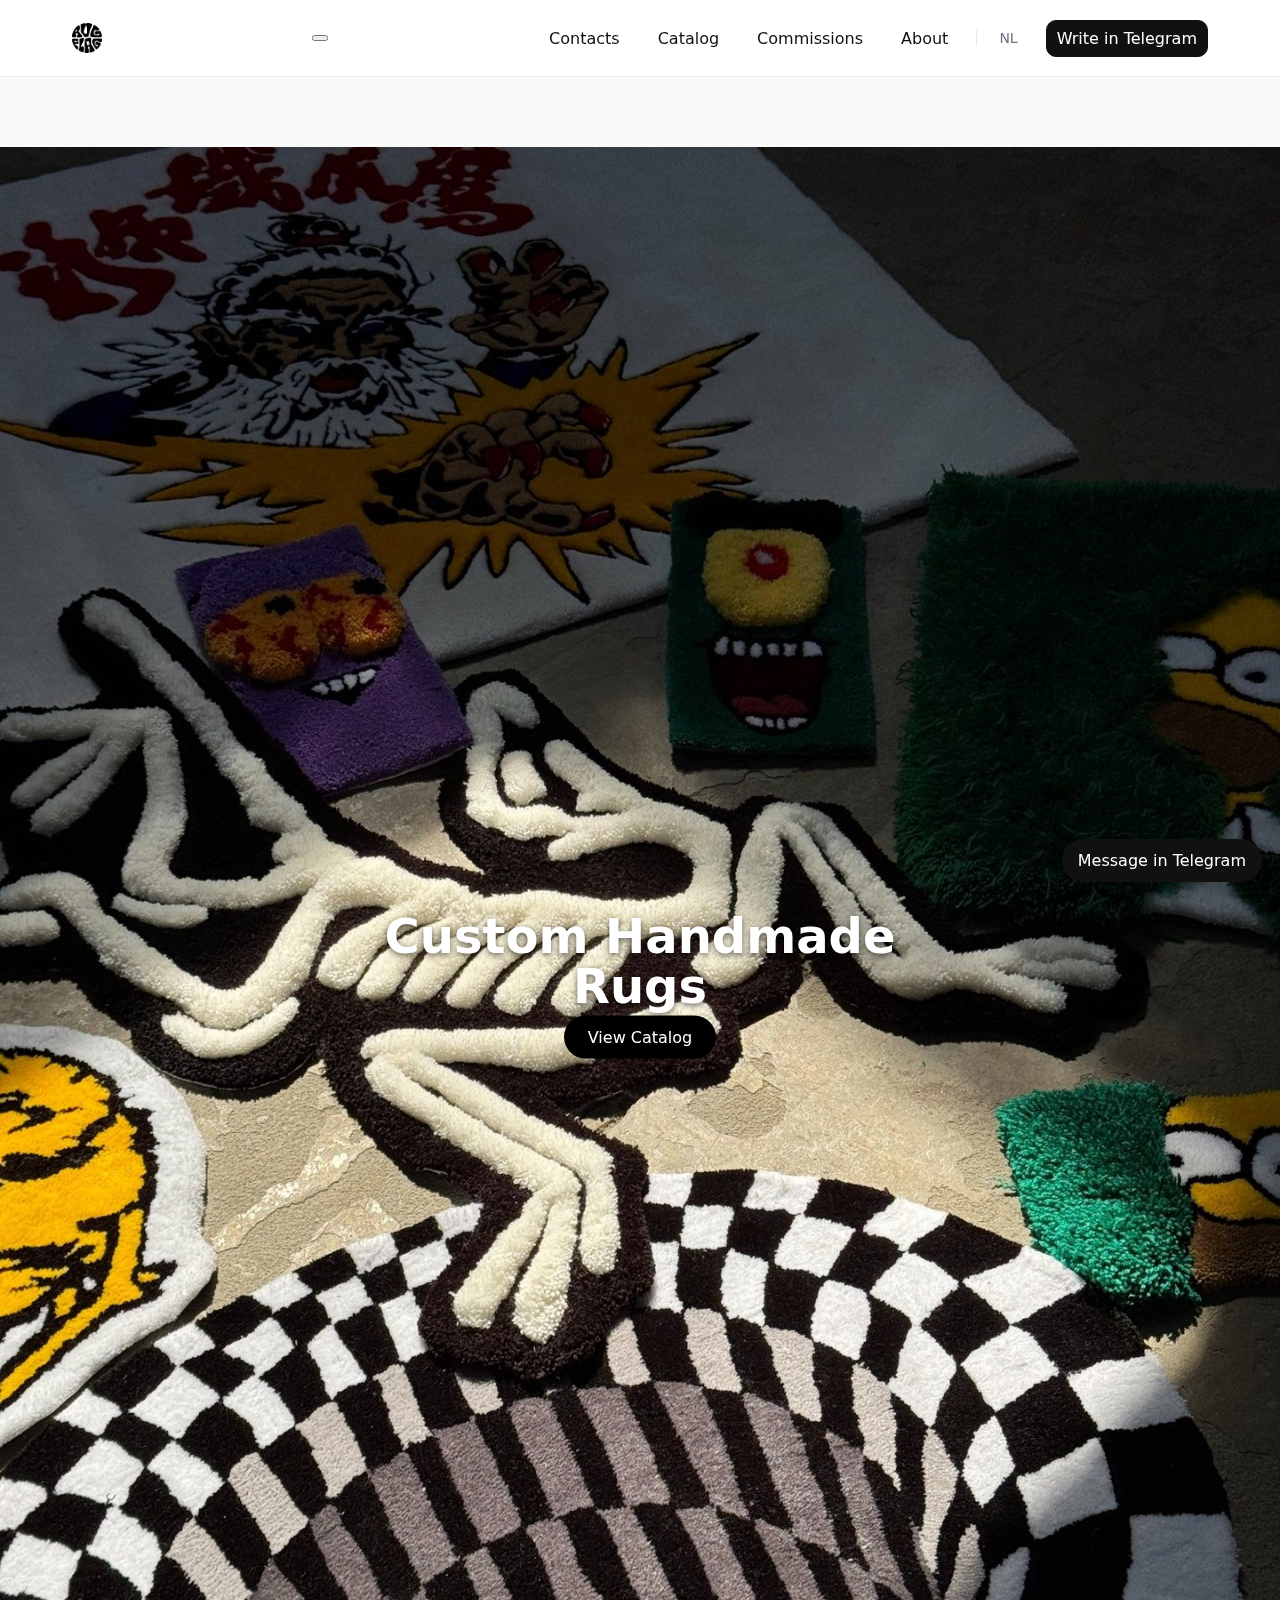
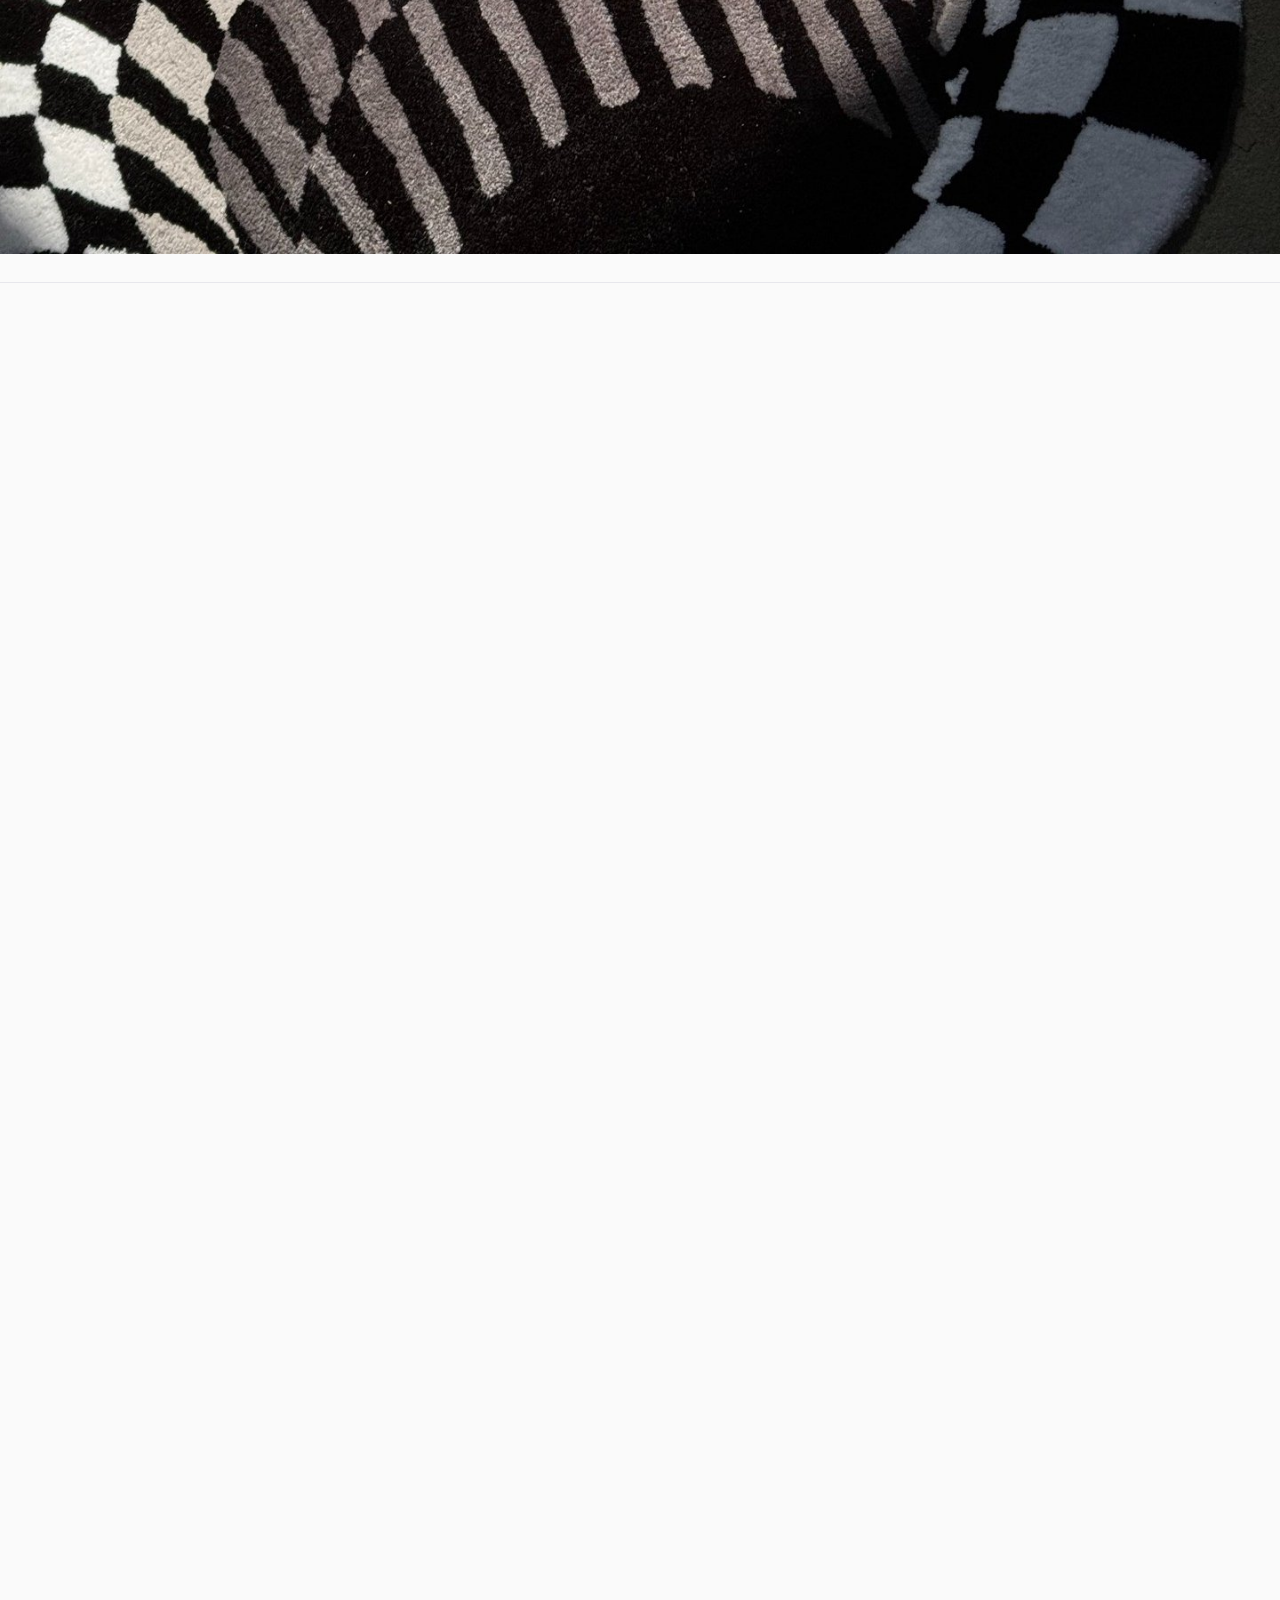
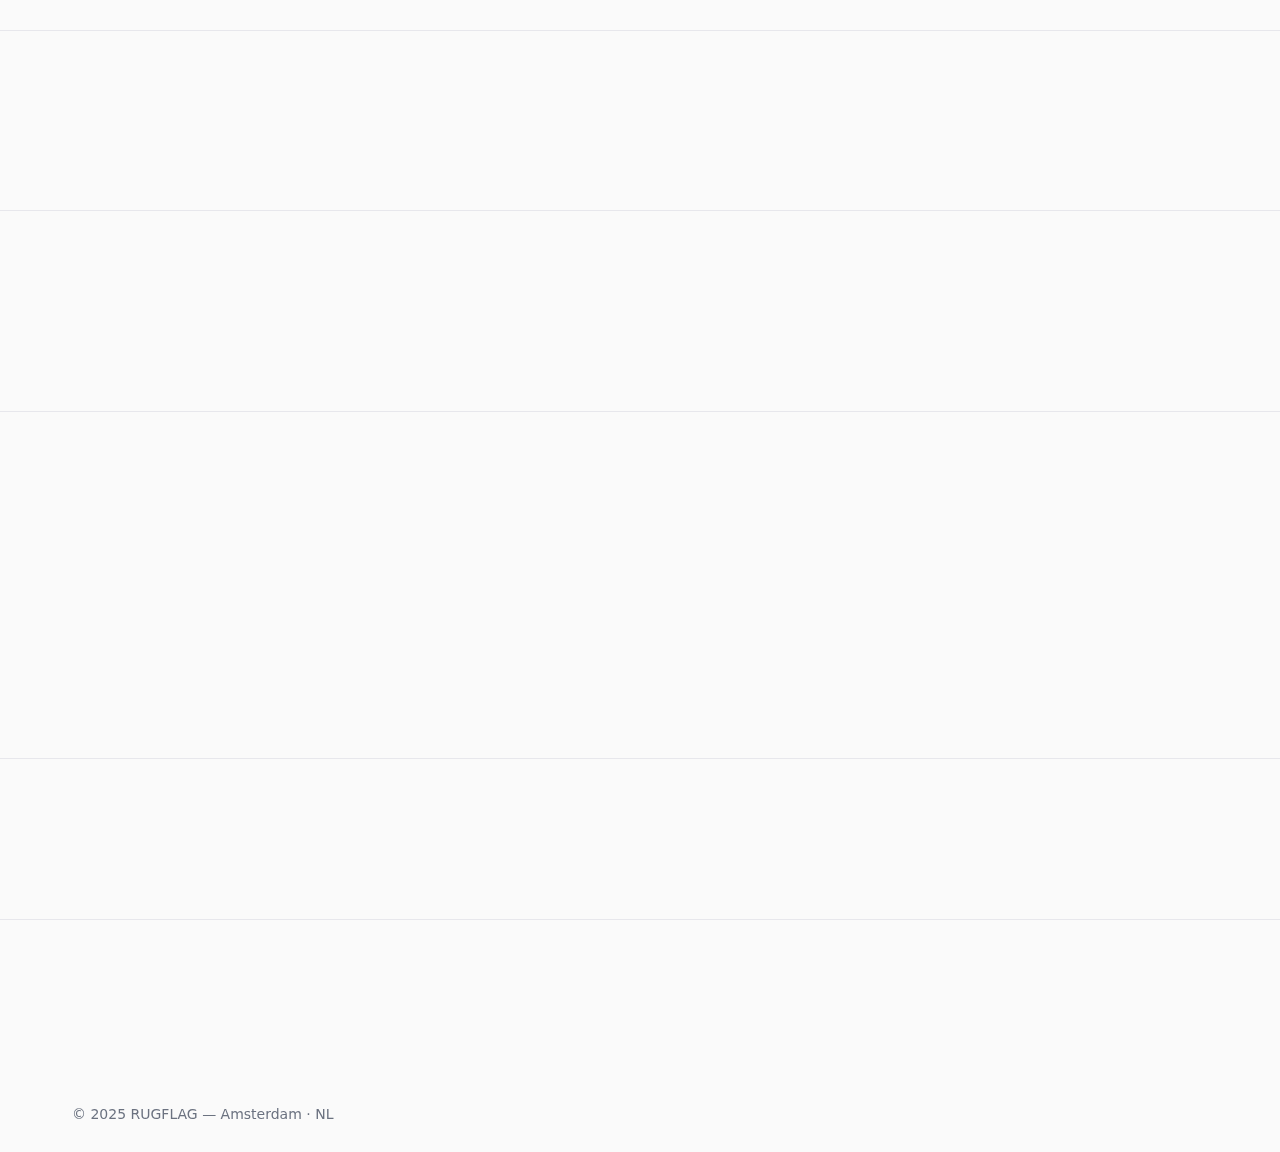
<file: index.html>
<!doctype html><html lang="en"><head><meta charset="utf-8">
<title>RUGFLAG — Handmade Rugs</title><meta name="viewport" content="width=device-width, initial-scale=1">
<link rel="stylesheet" href="style.css">
<!-- favicons v11 -->
<link rel="icon" type="image/x-icon" href="favicon-rugflag-v11.ico?v=11">
<link rel="icon" type="image/png" sizes="192x192" href="favicon-512.png?v=11">
<link rel="apple-touch-icon" sizes="180x180" href="apple-touch-icon-180-v11.png?v=11">
<meta name="theme-color" content="#ffffff">

<!-- inline-mobile-nav v10 -->
<style id="inline-mobile-nav-v10">
@media (max-width: 768px){
  .nav{position:sticky; top:0; z-index:100; display:flex; align-items:center; gap:8px; padding-right:8px; background:transparent !important;}
  .nav .menu{display:flex !important; flex:1 1 auto; min-width:0; gap:12px; overflow-x:auto; white-space:nowrap; padding:8px 8px; -webkit-overflow-scrolling:touch; scrollbar-width:none}
  .nav .menu::-webkit-scrollbar{display:none}
  .nav .menu a{display:inline-block; padding:8px 12px; border-radius:999px; border:1px solid var(--border); background:#fff; color:inherit; text-decoration:none; line-height:18px; font-size:14px}
  .nav .menu .lang, .nav .menu .lang-switch, .nav .menu a.lang, .nav .menu [data-lang]{display:none !important}
  .nav .brand, .nav a.brand, .nav .logo, .nav a.logo, .nav > a:first-child{
    width:32px !important; height:32px !important; border-radius:50% !important; overflow:hidden !important; flex:0 0 32px !important; padding:0 !important; border:0 !important; background:none !important; display:block;
  }
  .nav .brand img, .nav a.brand img, .nav .logo img, .nav a.logo img, .nav > a:first-child > img{
    display:block !important; width:100% !important; height:100% !important; object-fit:cover !important; border-radius:50% !important;
  }
  .burger, .mnav{display:none !important}
}
</style>
<script id="inline-mobile-nav-v10">
(function(){
  function apply(){
    if(window.innerWidth>768) return;
    var containers=document.querySelectorAll('.nav .brand, .nav a.brand, .nav .logo, .nav a.logo, .nav > a:first-child');
    containers.forEach(function(el){ el.style.width='32px'; el.style.height='32px'; el.style.borderRadius='50%'; el.style.overflow='hidden'; el.style.flex='0 0 32px'; el.style.padding='0'; el.style.border='0'; el.style.background='none'; });
    var imgs=document.querySelectorAll('.nav .brand img, .nav a.brand img, .nav .logo img, .nav a.logo img, .nav > a:first-child > img');
    imgs.forEach(function(img){ img.style.width='100%'; img.style.height='100%'; img.style.objectFit='cover'; img.style.borderRadius='50%'; img.style.display='block'; });
    var menu=document.querySelector('.nav .menu'); if(menu){ var cs=getComputedStyle(menu); if(cs.display==='none'||cs.display===''){ menu.style.display='flex'; } }
  }
  document.addEventListener('DOMContentLoaded', apply);
  window.addEventListener('resize', apply);
})();
</script>

</head><body><header class="header"><div class="container nav">
<a class="brand" href="index.html"><img src="images/logo.png" alt="RUGFLAG"></a>
<nav class="menu">
<a href="contacts.html">Contacts</a>
  <a href="catalog.html">Catalog</a>
  <a href="commissions.html">Commissions</a>
  <a href="about.html">About</a>
  <span class="lang"><a href="../nl/">NL</a></span>
  <a class="cta primary" data-telegram href="#" target="_blank" rel="noopener">Write in Telegram</a>
</nav></div></header><main>

<section class="hero" style="position:relative;overflow:hidden;">
  <img src="images/hero.jpg" alt="RugFlag Hero" style="width:100%;height:auto;display:block;object-fit:cover;">
  <div style="position:absolute;top:50%;left:50%;transform:translate(-50%,-50%);color:#fff;text-align:center;">
    <h1 style="font-size:3rem;font-weight:700;margin-bottom:1rem;text-shadow:0 2px 6px rgba(0,0,0,.6);">Custom Handmade Rugs</h1>
    <a href="catalog.html" style="padding:12px 24px;background:#000;color:#fff;border-radius:30px;text-decoration:none;font-weight:500;">View Catalog</a>
  </div>
</section>


<section class="section"><div class="container">
  <h2 class="reveal">Popular now</h2>
  <p class="lead reveal">Top picks — marked as “featured”.</p>
  <div id="featured-grid" class="grid"></div>
</div></section>

<section class="section"><div class="container">
  <h2 class="reveal">How it works</h2>
  <div class="steps">
    <div class="step reveal">1. Send idea / reference</div>
    <div class="step reveal">2. Confirm size & palette</div>
    <div class="step reveal">3. Get quote</div>
    <div class="step reveal">4. Production 10–21 days</div>
    <div class="step reveal">5. Shipping</div>
  </div>
</div></section>

<section class="section"><div class="container">
  <h2 class="reveal">Materials & build</h2>
  <div class="grid-4">
    <div class="card reveal"><div class="body"><div class="title">Yarn</div><div class="meta">Wool / Acrylic blend, vivid colors</div></div></div>
    <div class="card reveal"><div class="body"><div class="title">Backing</div><div class="meta">Non-slip latex with cotton cloth</div></div></div>
    <div class="card reveal"><div class="body"><div class="title">Pile</div><div class="meta">12–18 mm, hand trimmed & carved</div></div></div>
    <div class="card reveal"><div class="body"><div class="title">Edges</div><div class="meta">Bound & sealed, durable</div></div></div>
  </div>
</div></section>

<section class="section"><div class="container">
  <h2 class="reveal">Size & pricing</h2>
  <table class="table reveal">
    <tr><td>Ø120</td><td>from €240</td></tr>
    <tr><td>120×170</td><td>from €280</td></tr>
    <tr><td>140×200</td><td>from €320</td></tr>
    <tr><td>160×230</td><td>from €380</td></tr>
  </table>
  <div class="lead reveal">Final price depends on complexity, pile height, trimming/carving.</div>
</div></section>

<section class="section faq"><div class="container">
  <h2 class="reveal">FAQ</h2>
  <div class="grid">
    <details class="reveal"><summary>How long does it take?</summary><p>Ready-made 2–7 days; custom 10–21 days depending on complexity.</p></details>
    <details class="reveal"><summary>Can I wash it?</summary><p>Vacuum regularly. For stains use gentle spot cleaning; avoid soaking.</p></details>
    <details class="reveal"><summary>Do you ship worldwide?</summary><p>Yes, EU & worldwide. Costs depend on size & destination.</p></details>
  </div>
</div></section>

<section class="section"><div class="container">
  <h2 class="reveal">Instagram</h2>
  <p class="lead reveal">Follow <a href="https://instagram.com/rugflag" target="_blank">@rugflag</a> for new drops.</p>
</div></section>

</main><footer class="footer"><div class="container">© 2025 RUGFLAG — Amsterdam · NL</div></footer>
<a class="float-telegram" data-telegram href="#" target="_blank" rel="noopener">Message in Telegram</a><script src="js/lightbox.js"></script><script src="js/app.js"></script></body></html>
</file>
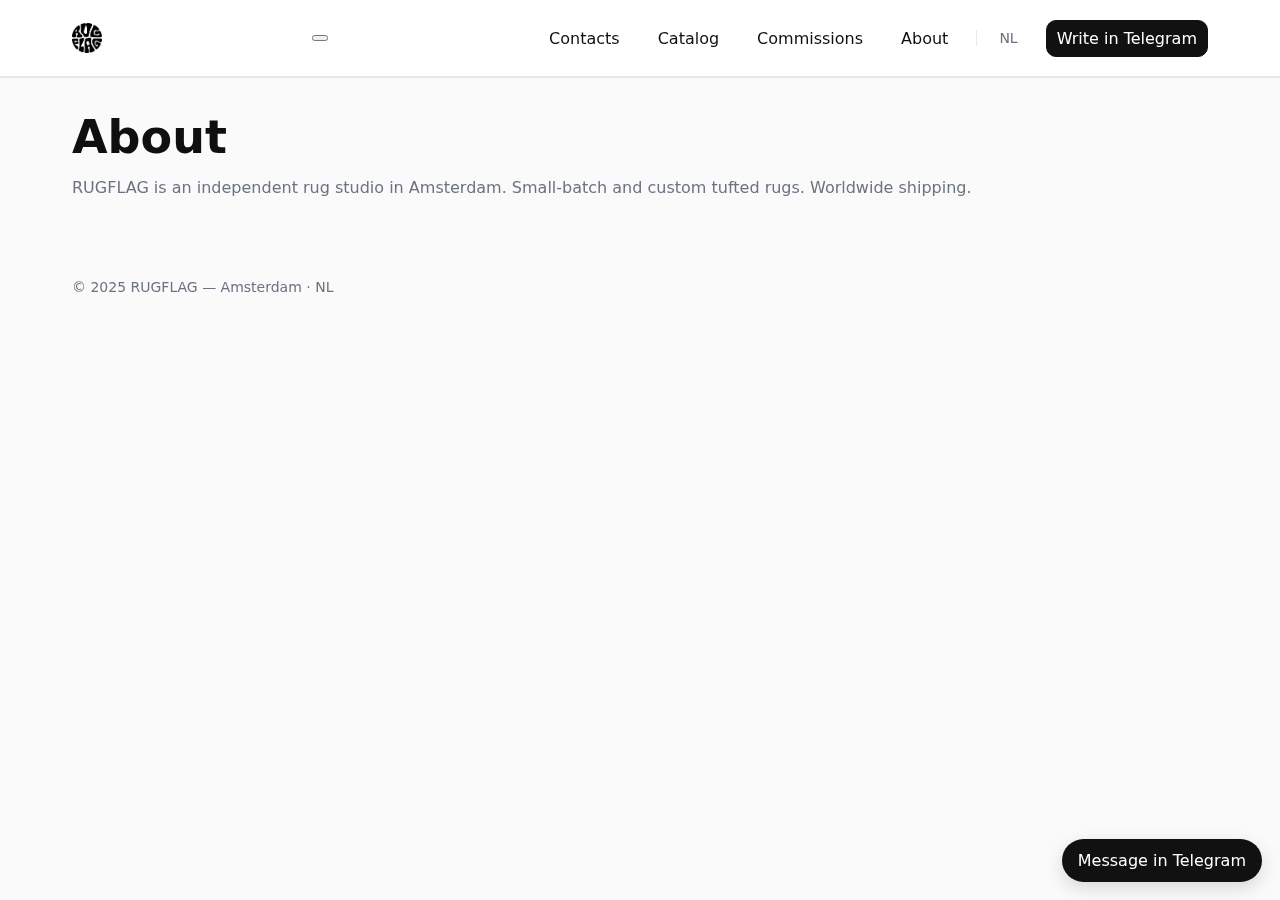
<file: about.html>
<!doctype html><html lang="en"><head><meta charset="utf-8">
<title>About — RUGFLAG</title><meta name="viewport" content="width=device-width, initial-scale=1">
<link rel="stylesheet" href="style.css">
<!-- favicons v11 -->
<link rel="icon" type="image/x-icon" href="favicon-rugflag-v11.ico?v=11">
<link rel="icon" type="image/png" sizes="192x192" href="favicon-512.png?v=11">
<link rel="apple-touch-icon" sizes="180x180" href="apple-touch-icon-180-v11.png?v=11">
<meta name="theme-color" content="#ffffff">

<!-- inline-mobile-nav v10 -->
<style id="inline-mobile-nav-v10">
@media (max-width: 768px){
  .nav{position:sticky; top:0; z-index:100; display:flex; align-items:center; gap:8px; padding-right:8px; background:transparent !important;}
  .nav .menu{display:flex !important; flex:1 1 auto; min-width:0; gap:12px; overflow-x:auto; white-space:nowrap; padding:8px 8px; -webkit-overflow-scrolling:touch; scrollbar-width:none}
  .nav .menu::-webkit-scrollbar{display:none}
  .nav .menu a{display:inline-block; padding:8px 12px; border-radius:999px; border:1px solid var(--border); background:#fff; color:inherit; text-decoration:none; line-height:18px; font-size:14px}
  .nav .menu .lang, .nav .menu .lang-switch, .nav .menu a.lang, .nav .menu [data-lang]{display:none !important}
  .nav .brand, .nav a.brand, .nav .logo, .nav a.logo, .nav > a:first-child{
    width:32px !important; height:32px !important; border-radius:50% !important; overflow:hidden !important; flex:0 0 32px !important; padding:0 !important; border:0 !important; background:none !important; display:block;
  }
  .nav .brand img, .nav a.brand img, .nav .logo img, .nav a.logo img, .nav > a:first-child > img{
    display:block !important; width:100% !important; height:100% !important; object-fit:cover !important; border-radius:50% !important;
  }
  .burger, .mnav{display:none !important}
}
</style>
<script id="inline-mobile-nav-v10">
(function(){
  function apply(){
    if(window.innerWidth>768) return;
    var containers=document.querySelectorAll('.nav .brand, .nav a.brand, .nav .logo, .nav a.logo, .nav > a:first-child');
    containers.forEach(function(el){ el.style.width='32px'; el.style.height='32px'; el.style.borderRadius='50%'; el.style.overflow='hidden'; el.style.flex='0 0 32px'; el.style.padding='0'; el.style.border='0'; el.style.background='none'; });
    var imgs=document.querySelectorAll('.nav .brand img, .nav a.brand img, .nav .logo img, .nav a.logo img, .nav > a:first-child > img');
    imgs.forEach(function(img){ img.style.width='100%'; img.style.height='100%'; img.style.objectFit='cover'; img.style.borderRadius='50%'; img.style.display='block'; });
    var menu=document.querySelector('.nav .menu'); if(menu){ var cs=getComputedStyle(menu); if(cs.display==='none'||cs.display===''){ menu.style.display='flex'; } }
  }
  document.addEventListener('DOMContentLoaded', apply);
  window.addEventListener('resize', apply);
})();
</script>

</head><body><header class="header"><div class="container nav">
<a class="brand" href="index.html"><img src="images/logo.png" alt="RUGFLAG"></a>
<nav class="menu">
<a href="contacts.html">Contacts</a>
  <a href="catalog.html">Catalog</a>
  <a href="commissions.html">Commissions</a>
  <a href="about.html">About</a>
  <span class="lang"><a href="../nl/">NL</a></span>
  <a class="cta primary" data-telegram href="#" target="_blank" rel="noopener">Write in Telegram</a>
</nav></div></header><main class="section">
<div class="container">
  <h1 class="reveal">About</h1>
  <p class="lead reveal">RUGFLAG is an independent rug studio in Amsterdam. Small-batch and custom tufted rugs. Worldwide shipping.</p>
</div></main><footer class="footer"><div class="container">© 2025 RUGFLAG — Amsterdam · NL</div></footer>
<a class="float-telegram" data-telegram href="#" target="_blank" rel="noopener">Message in Telegram</a><script src="js/lightbox.js"></script><script src="js/app.js"></script></body></html>
</file>
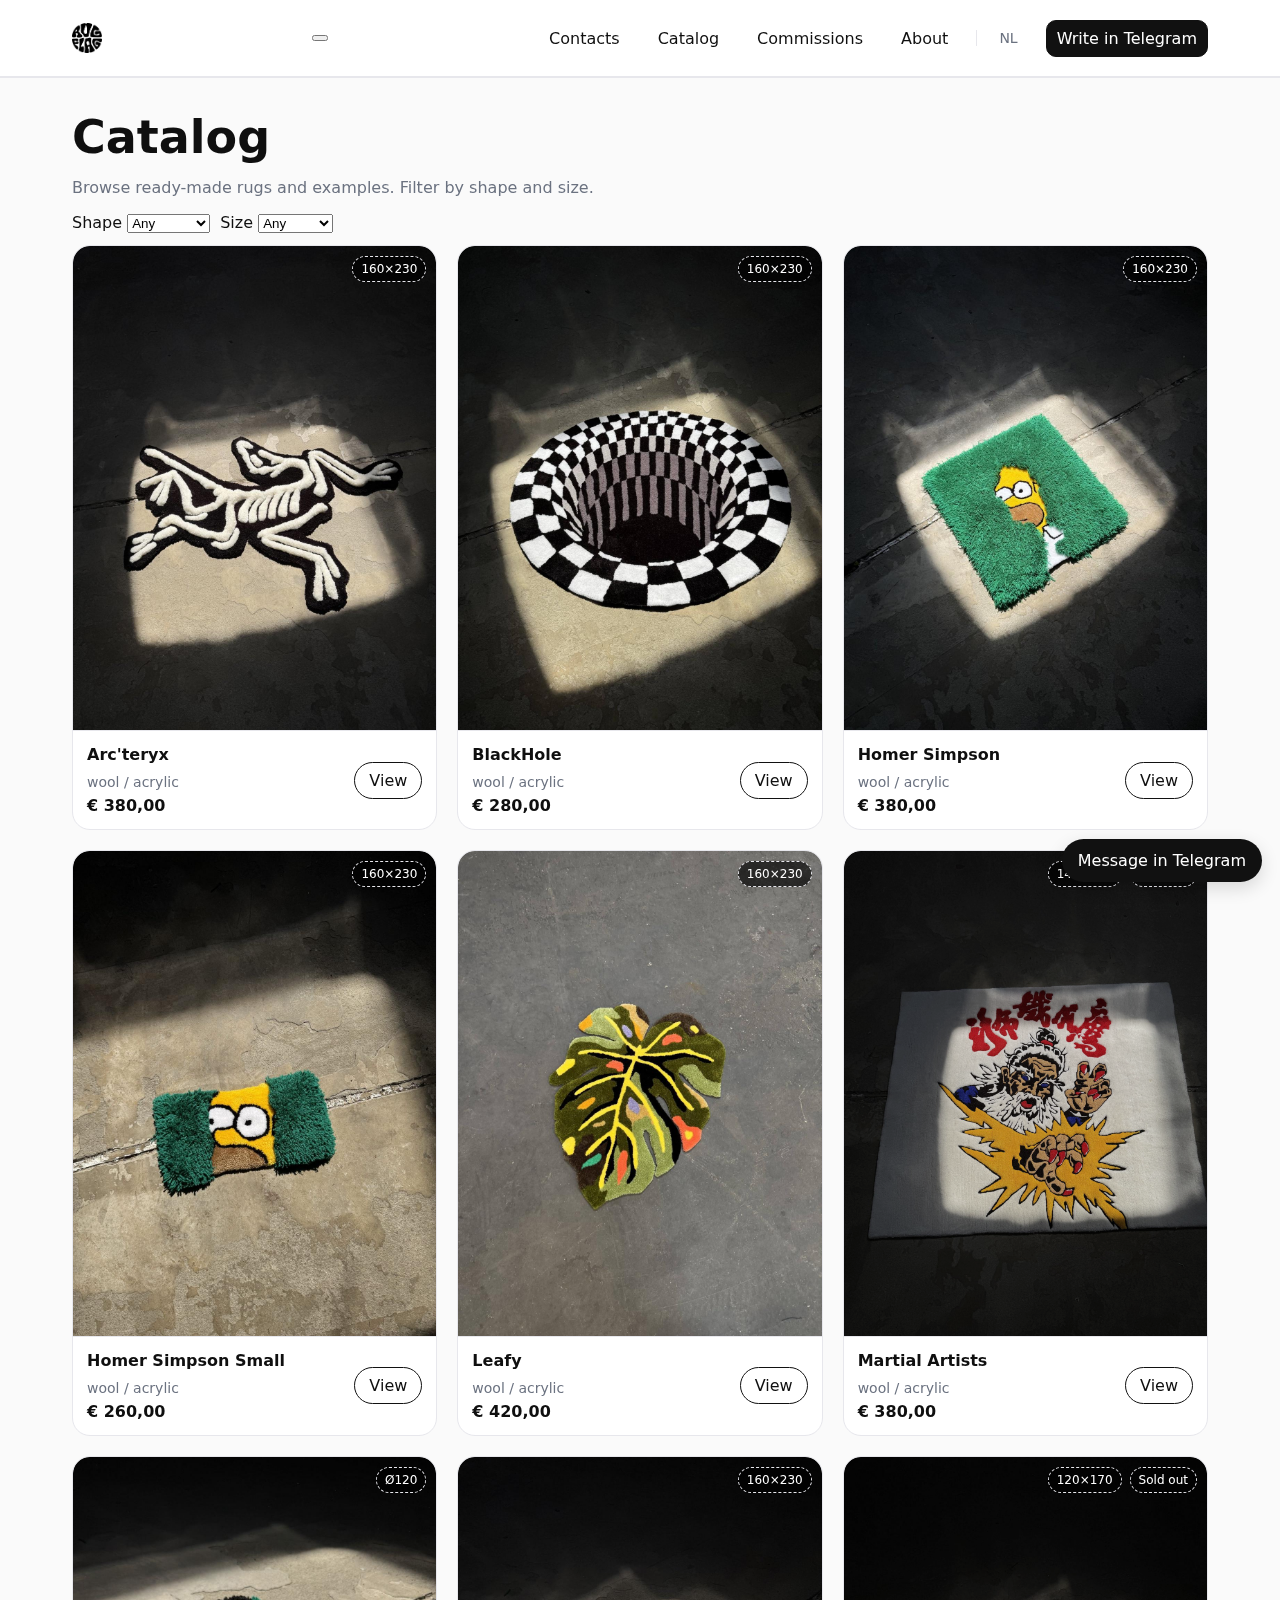
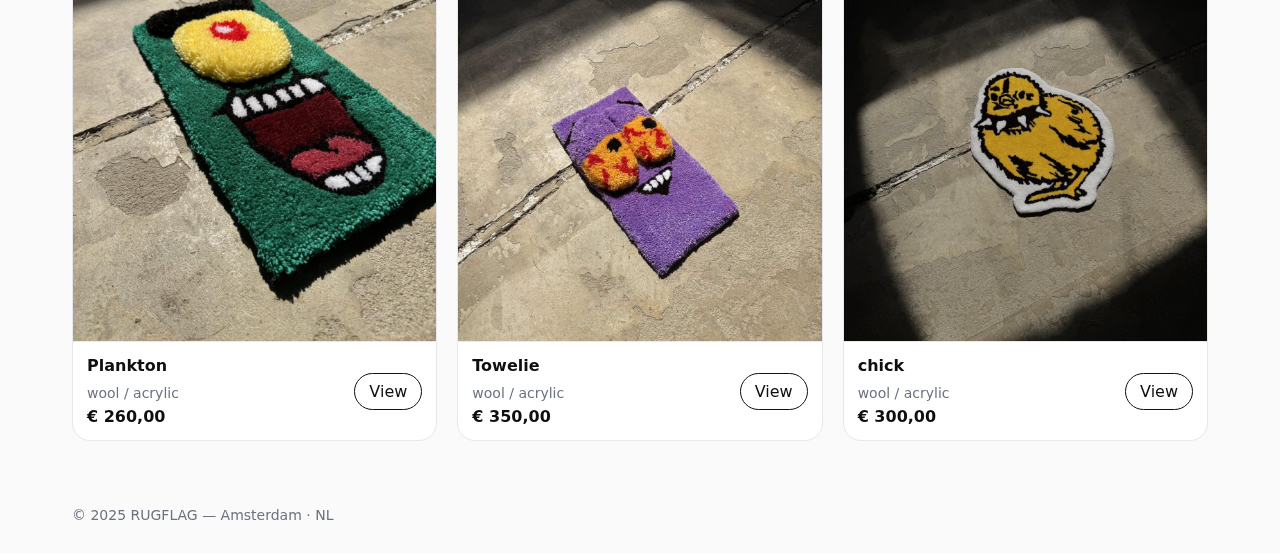
<file: catalog.html>
<!doctype html><html lang="en"><head><meta charset="utf-8">
<title>Catalog — RUGFLAG</title><meta name="viewport" content="width=device-width, initial-scale=1">
<link rel="stylesheet" href="style.css">
<!-- favicons v11 -->
<link rel="icon" type="image/x-icon" href="favicon-rugflag-v11.ico?v=11">
<link rel="icon" type="image/png" sizes="192x192" href="favicon-512.png?v=11">
<link rel="apple-touch-icon" sizes="180x180" href="apple-touch-icon-180-v11.png?v=11">
<meta name="theme-color" content="#ffffff">

<!-- inline-mobile-nav v10 -->
<style id="inline-mobile-nav-v10">
@media (max-width: 768px){
  .nav{position:sticky; top:0; z-index:100; display:flex; align-items:center; gap:8px; padding-right:8px; background:transparent !important;}
  .nav .menu{display:flex !important; flex:1 1 auto; min-width:0; gap:12px; overflow-x:auto; white-space:nowrap; padding:8px 8px; -webkit-overflow-scrolling:touch; scrollbar-width:none}
  .nav .menu::-webkit-scrollbar{display:none}
  .nav .menu a{display:inline-block; padding:8px 12px; border-radius:999px; border:1px solid var(--border); background:#fff; color:inherit; text-decoration:none; line-height:18px; font-size:14px}
  .nav .menu .lang, .nav .menu .lang-switch, .nav .menu a.lang, .nav .menu [data-lang]{display:none !important}
  .nav .brand, .nav a.brand, .nav .logo, .nav a.logo, .nav > a:first-child{
    width:32px !important; height:32px !important; border-radius:50% !important; overflow:hidden !important; flex:0 0 32px !important; padding:0 !important; border:0 !important; background:none !important; display:block;
  }
  .nav .brand img, .nav a.brand img, .nav .logo img, .nav a.logo img, .nav > a:first-child > img{
    display:block !important; width:100% !important; height:100% !important; object-fit:cover !important; border-radius:50% !important;
  }
  .burger, .mnav{display:none !important}
}
</style>
<script id="inline-mobile-nav-v10">
(function(){
  function apply(){
    if(window.innerWidth>768) return;
    var containers=document.querySelectorAll('.nav .brand, .nav a.brand, .nav .logo, .nav a.logo, .nav > a:first-child');
    containers.forEach(function(el){ el.style.width='32px'; el.style.height='32px'; el.style.borderRadius='50%'; el.style.overflow='hidden'; el.style.flex='0 0 32px'; el.style.padding='0'; el.style.border='0'; el.style.background='none'; });
    var imgs=document.querySelectorAll('.nav .brand img, .nav a.brand img, .nav .logo img, .nav a.logo img, .nav > a:first-child > img');
    imgs.forEach(function(img){ img.style.width='100%'; img.style.height='100%'; img.style.objectFit='cover'; img.style.borderRadius='50%'; img.style.display='block'; });
    var menu=document.querySelector('.nav .menu'); if(menu){ var cs=getComputedStyle(menu); if(cs.display==='none'||cs.display===''){ menu.style.display='flex'; } }
  }
  document.addEventListener('DOMContentLoaded', apply);
  window.addEventListener('resize', apply);
})();
</script>

</head><body><header class="header"><div class="container nav">
<a class="brand" href="index.html"><img src="images/logo.png" alt="RUGFLAG"></a>
<nav class="menu">
<a href="contacts.html">Contacts</a>
  <a href="catalog.html">Catalog</a>
  <a href="commissions.html">Commissions</a>
  <a href="about.html">About</a>
  <span class="lang"><a href="../nl/">NL</a></span>
  <a class="cta primary" data-telegram href="#" target="_blank" rel="noopener">Write in Telegram</a>
</nav></div></header><main class="section">
<div class="container">
  <h1 class="reveal" style="margin:0 0 10px">Catalog</h1>
  <p class="lead reveal">Browse ready-made rugs and examples. Filter by shape and size.</p>
  <div style="display:flex;gap:10px;margin:12px 0" class="reveal">
    <label>Shape <select id="f-shape"><option value=''>Any</option><option value='rectangle'>Rectangle</option><option value='circle'>Circle</option></select></label>
    <label>Size <select id="f-size"><option value=''>Any</option><option>Ø120</option><option>120×170</option><option>140×200</option><option>160×230</option></select></label>
  </div>
  <div id="catalog-grid" class="grid"></div>
</div></main><footer class="footer"><div class="container">© 2025 RUGFLAG — Amsterdam · NL</div></footer>
<a class="float-telegram" data-telegram href="#" target="_blank" rel="noopener">Message in Telegram</a><script src="js/lightbox.js"></script><script src="js/app.js"></script></body></html>
</file>
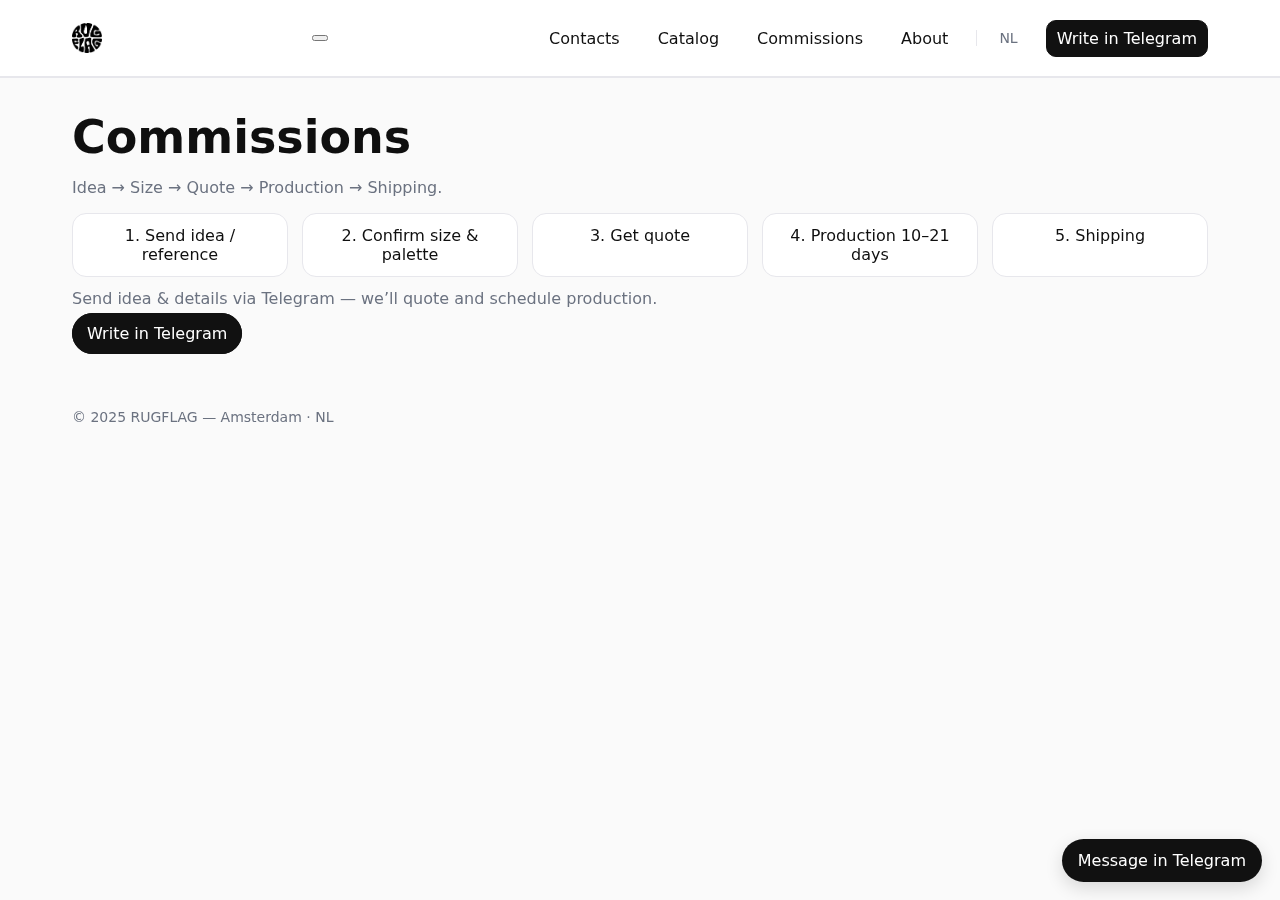
<file: commissions.html>
<!doctype html><html lang="en"><head><meta charset="utf-8">
<title>Commissions — RUGFLAG</title><meta name="viewport" content="width=device-width, initial-scale=1">
<link rel="stylesheet" href="style.css">
<!-- favicons v11 -->
<link rel="icon" type="image/x-icon" href="favicon-rugflag-v11.ico?v=11">
<link rel="icon" type="image/png" sizes="192x192" href="favicon-512.png?v=11">
<link rel="apple-touch-icon" sizes="180x180" href="apple-touch-icon-180-v11.png?v=11">
<meta name="theme-color" content="#ffffff">

<!-- inline-mobile-nav v10 -->
<style id="inline-mobile-nav-v10">
@media (max-width: 768px){
  .nav{position:sticky; top:0; z-index:100; display:flex; align-items:center; gap:8px; padding-right:8px; background:transparent !important;}
  .nav .menu{display:flex !important; flex:1 1 auto; min-width:0; gap:12px; overflow-x:auto; white-space:nowrap; padding:8px 8px; -webkit-overflow-scrolling:touch; scrollbar-width:none}
  .nav .menu::-webkit-scrollbar{display:none}
  .nav .menu a{display:inline-block; padding:8px 12px; border-radius:999px; border:1px solid var(--border); background:#fff; color:inherit; text-decoration:none; line-height:18px; font-size:14px}
  .nav .menu .lang, .nav .menu .lang-switch, .nav .menu a.lang, .nav .menu [data-lang]{display:none !important}
  .nav .brand, .nav a.brand, .nav .logo, .nav a.logo, .nav > a:first-child{
    width:32px !important; height:32px !important; border-radius:50% !important; overflow:hidden !important; flex:0 0 32px !important; padding:0 !important; border:0 !important; background:none !important; display:block;
  }
  .nav .brand img, .nav a.brand img, .nav .logo img, .nav a.logo img, .nav > a:first-child > img{
    display:block !important; width:100% !important; height:100% !important; object-fit:cover !important; border-radius:50% !important;
  }
  .burger, .mnav{display:none !important}
}
</style>
<script id="inline-mobile-nav-v10">
(function(){
  function apply(){
    if(window.innerWidth>768) return;
    var containers=document.querySelectorAll('.nav .brand, .nav a.brand, .nav .logo, .nav a.logo, .nav > a:first-child');
    containers.forEach(function(el){ el.style.width='32px'; el.style.height='32px'; el.style.borderRadius='50%'; el.style.overflow='hidden'; el.style.flex='0 0 32px'; el.style.padding='0'; el.style.border='0'; el.style.background='none'; });
    var imgs=document.querySelectorAll('.nav .brand img, .nav a.brand img, .nav .logo img, .nav a.logo img, .nav > a:first-child > img');
    imgs.forEach(function(img){ img.style.width='100%'; img.style.height='100%'; img.style.objectFit='cover'; img.style.borderRadius='50%'; img.style.display='block'; });
    var menu=document.querySelector('.nav .menu'); if(menu){ var cs=getComputedStyle(menu); if(cs.display==='none'||cs.display===''){ menu.style.display='flex'; } }
  }
  document.addEventListener('DOMContentLoaded', apply);
  window.addEventListener('resize', apply);
})();
</script>

</head><body><header class="header"><div class="container nav">
<a class="brand" href="index.html"><img src="images/logo.png" alt="RUGFLAG"></a>
<nav class="menu">
<a href="contacts.html">Contacts</a>
  <a href="catalog.html">Catalog</a>
  <a href="commissions.html">Commissions</a>
  <a href="about.html">About</a>
  <span class="lang"><a href="../nl/">NL</a></span>
  <a class="cta primary" data-telegram href="#" target="_blank" rel="noopener">Write in Telegram</a>
</nav></div></header><main class="section">
<div class="container">
  <h1 class="reveal">Commissions</h1>
  <p class="lead reveal">Idea → Size → Quote → Production → Shipping.</p>
  <div class="steps">
    <div class="step reveal">1. Send idea / reference</div><div class="step reveal">2. Confirm size & palette</div>
    <div class="step reveal">3. Get quote</div><div class="step reveal">4. Production 10–21 days</div>
    <div class="step reveal">5. Shipping</div>
  </div>
  <p class="lead reveal" style="margin-top:12px">Send idea & details via Telegram — we’ll quote and schedule production.</p>
  <a class="cta primary reveal" data-telegram href="#" target="_blank" rel="noopener">Write in Telegram</a>
</div></main><footer class="footer"><div class="container">© 2025 RUGFLAG — Amsterdam · NL</div></footer>
<a class="float-telegram" data-telegram href="#" target="_blank" rel="noopener">Message in Telegram</a><script src="js/lightbox.js"></script><script src="js/app.js"></script></body></html>
</file>
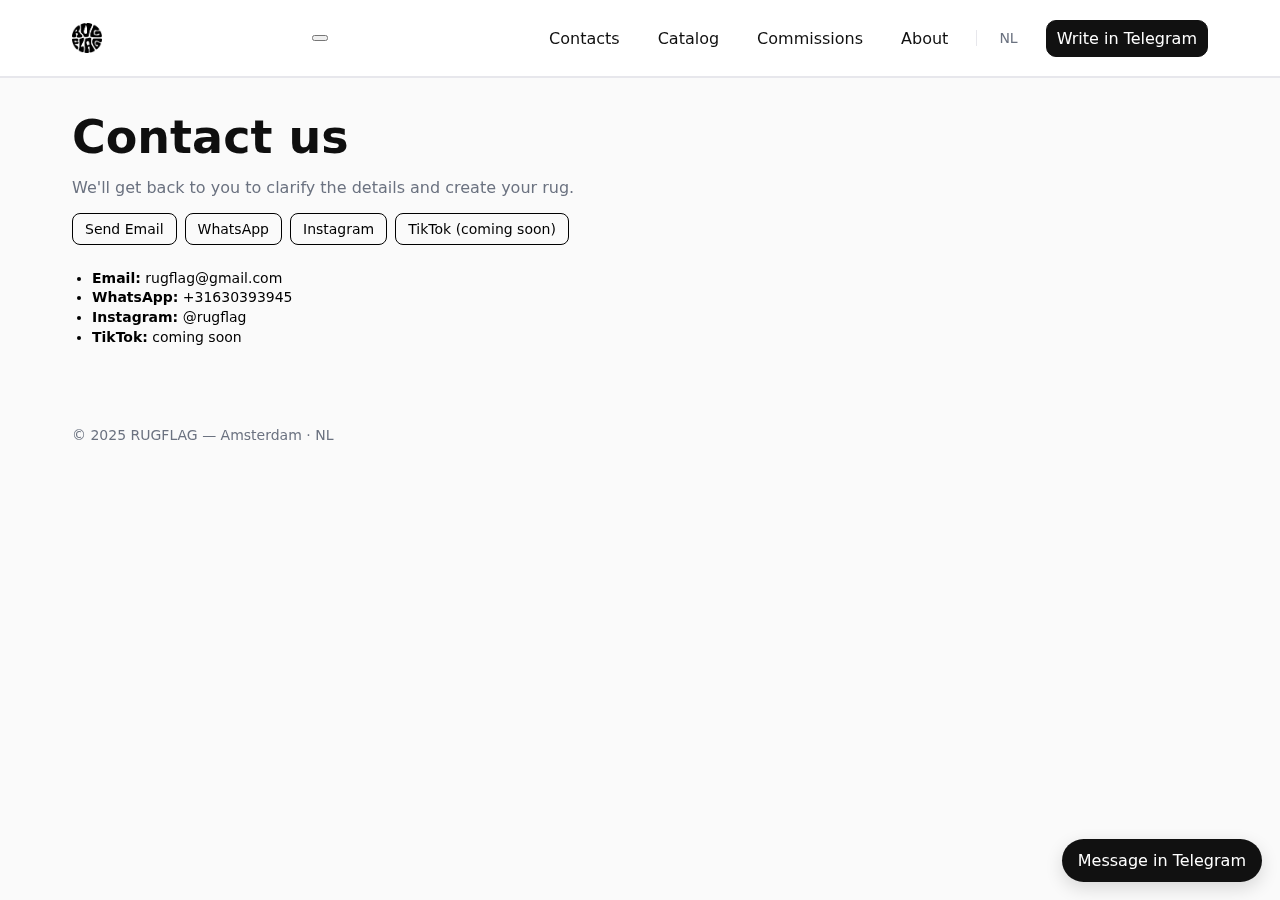
<file: contacts.html>
<!doctype html><html lang="en"><head><meta charset="utf-8">
<title>Contact us — RUGFLAG</title><meta name="viewport" content="width=device-width, initial-scale=1">
<link rel="stylesheet" href="style.css">
<!-- favicons v11 -->
<link rel="icon" type="image/x-icon" href="favicon-rugflag-v11.ico?v=11">
<link rel="icon" type="image/png" sizes="192x192" href="favicon-512.png?v=11">
<link rel="apple-touch-icon" sizes="180x180" href="apple-touch-icon-180-v11.png?v=11">
<meta name="theme-color" content="#ffffff">

<!-- inline-mobile-nav v10 -->
<style id="inline-mobile-nav-v10">
@media (max-width: 768px){
  .nav{position:sticky; top:0; z-index:100; display:flex; align-items:center; gap:8px; padding-right:8px; background:transparent !important;}
  .nav .menu{display:flex !important; flex:1 1 auto; min-width:0; gap:12px; overflow-x:auto; white-space:nowrap; padding:8px 8px; -webkit-overflow-scrolling:touch; scrollbar-width:none}
  .nav .menu::-webkit-scrollbar{display:none}
  .nav .menu a{display:inline-block; padding:8px 12px; border-radius:999px; border:1px solid var(--border); background:#fff; color:inherit; text-decoration:none; line-height:18px; font-size:14px}
  .nav .menu .lang, .nav .menu .lang-switch, .nav .menu a.lang, .nav .menu [data-lang]{display:none !important}
  .nav .brand, .nav a.brand, .nav .logo, .nav a.logo, .nav > a:first-child{
    width:32px !important; height:32px !important; border-radius:50% !important; overflow:hidden !important; flex:0 0 32px !important; padding:0 !important; border:0 !important; background:none !important; display:block;
  }
  .nav .brand img, .nav a.brand img, .nav .logo img, .nav a.logo img, .nav > a:first-child > img{
    display:block !important; width:100% !important; height:100% !important; object-fit:cover !important; border-radius:50% !important;
  }
  .burger, .mnav{display:none !important}
}
</style>
<script id="inline-mobile-nav-v10">
(function(){
  function apply(){
    if(window.innerWidth>768) return;
    var containers=document.querySelectorAll('.nav .brand, .nav a.brand, .nav .logo, .nav a.logo, .nav > a:first-child');
    containers.forEach(function(el){ el.style.width='32px'; el.style.height='32px'; el.style.borderRadius='50%'; el.style.overflow='hidden'; el.style.flex='0 0 32px'; el.style.padding='0'; el.style.border='0'; el.style.background='none'; });
    var imgs=document.querySelectorAll('.nav .brand img, .nav a.brand img, .nav .logo img, .nav a.logo img, .nav > a:first-child > img');
    imgs.forEach(function(img){ img.style.width='100%'; img.style.height='100%'; img.style.objectFit='cover'; img.style.borderRadius='50%'; img.style.display='block'; });
    var menu=document.querySelector('.nav .menu'); if(menu){ var cs=getComputedStyle(menu); if(cs.display==='none'||cs.display===''){ menu.style.display='flex'; } }
  }
  document.addEventListener('DOMContentLoaded', apply);
  window.addEventListener('resize', apply);
})();
</script>

</head>
<body><header class="header"><div class="container nav">
<a class="brand" href="index.html"><img src="images/logo.png" alt="RUGFLAG"></a>
<nav class="menu">
<a href="contacts.html">Contacts</a>
  <a href="catalog.html">Catalog</a>
  <a href="commissions.html">Commissions</a>
  <a href="about.html">About</a>
  <span class="lang"><a href="../nl/">NL</a></span>
  <a class="cta primary" data-telegram href="#" target="_blank" rel="noopener">Write in Telegram</a>
</nav></div></header>
<main class="section">
  <div class="container">
    <h1 class="reveal">Contact us</h1>
    <p class="lead reveal">We'll get back to you to clarify the details and create your rug.</p>

    <div class="contact-buttons" style="display:flex; flex-wrap:wrap; gap:8px; margin:16px 0 24px 0;">
      <a class="cta" href="mailto:rugflag@gmail.com" style="border:1px solid #000; border-radius:8px; padding:8px 12px; text-decoration:none; color:#000; font-size:14px; line-height:1;">Send Email</a>
      <a class="cta" href="https://wa.me/31630393945" style="border:1px solid #000; border-radius:8px; padding:8px 12px; text-decoration:none; color:#000; font-size:14px; line-height:1;">WhatsApp</a>
      <a class="cta" href="https://instagram.com/rugflag" target="_blank" rel="noopener" style="border:1px solid #000; border-radius:8px; padding:8px 12px; text-decoration:none; color:#000; font-size:14px; line-height:1;">Instagram</a>
      <span class="cta" style="border:1px solid #000; border-radius:8px; padding:8px 12px; font-size:14px; line-height:1; color:#000;">TikTok (coming soon)</span>
    </div>

    <ul class="contact-list" style="font-size:14px; line-height:1.4; color:#000; list-style:disc; padding-left:20px;">
      <li><strong>Email:</strong> rugflag@gmail.com</li>
      <li><strong>WhatsApp:</strong> +31630393945</li>
      <li><strong>Instagram:</strong> @rugflag</li>
      <li><strong>TikTok:</strong> coming soon</li>
    </ul>
  </div>
</main>
<footer class="footer"><div class="container">© 2025 RUGFLAG — Amsterdam · NL</div></footer>
<a class="float-telegram" data-telegram href="#" target="_blank" rel="noopener">Message in Telegram</a><script src="js/lightbox.js"></script><script src="js/app.js"></script></body></html>
</body></html>
</file>
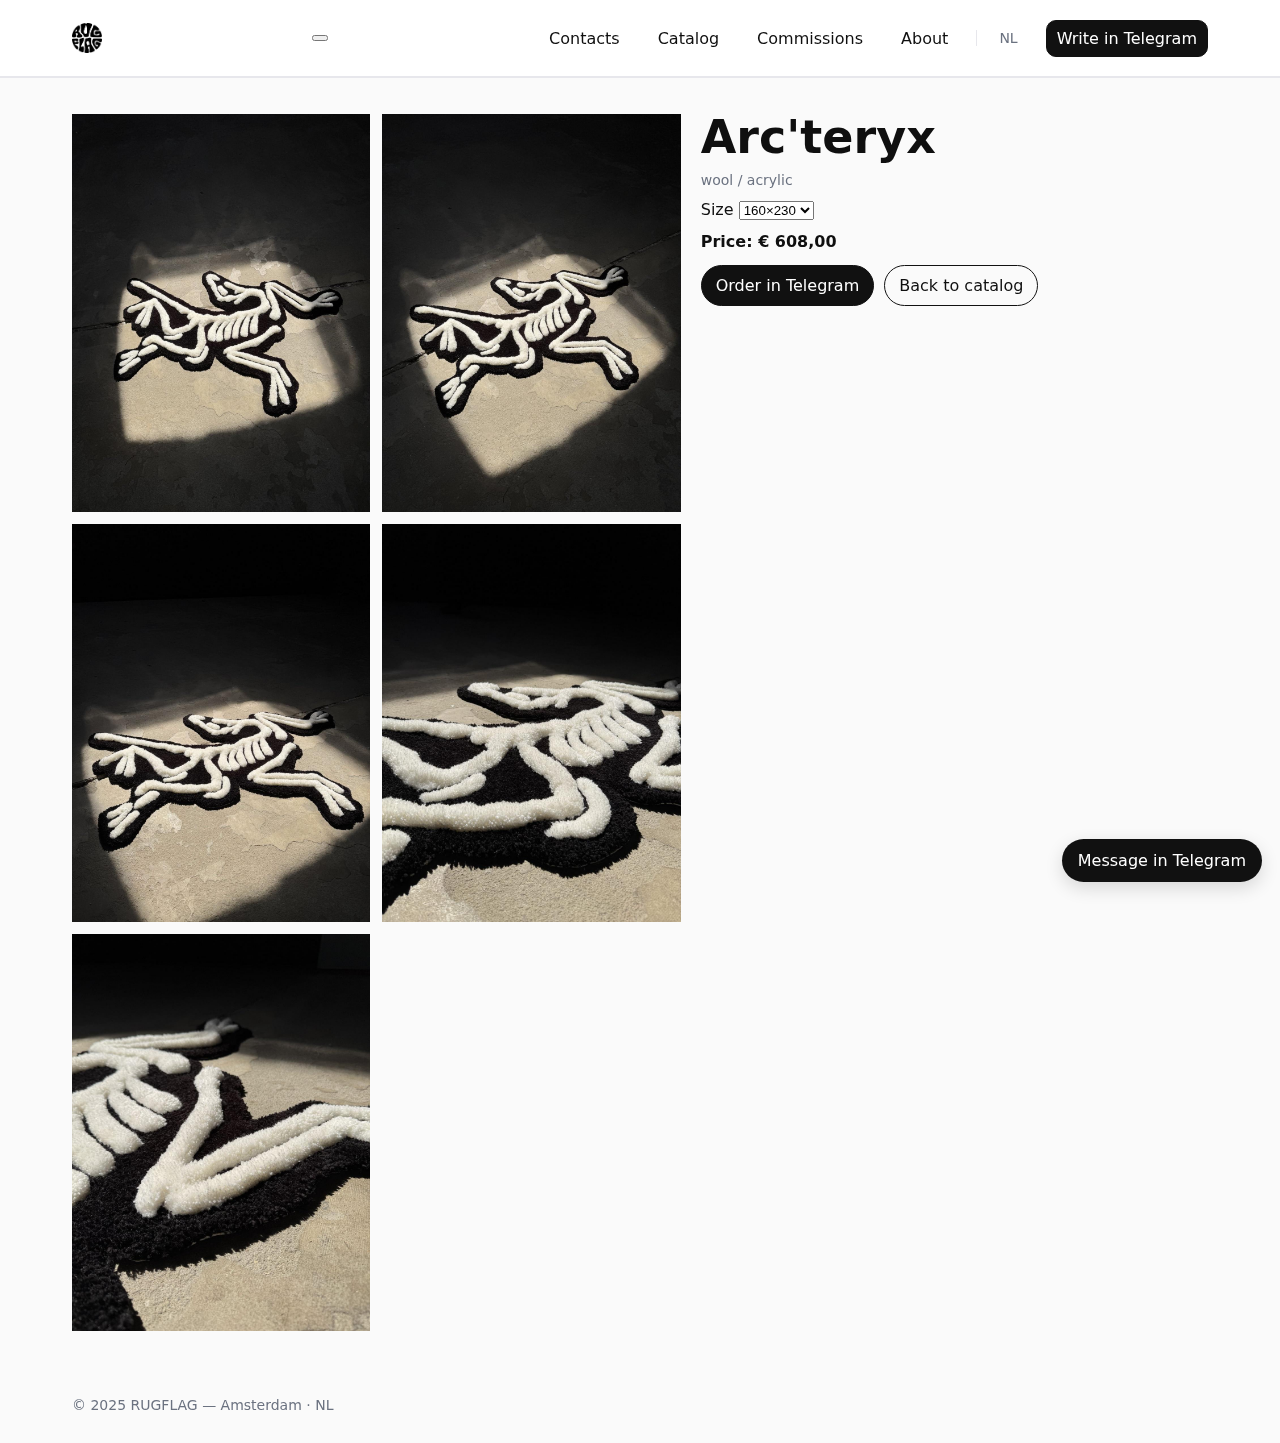
<file: product.html>
<!doctype html><html lang="en"><head><meta charset="utf-8">
<title>Product — RUGFLAG</title><meta name="viewport" content="width=device-width, initial-scale=1">
<link rel="stylesheet" href="style.css">
<!-- favicons v11 -->
<link rel="icon" type="image/x-icon" href="favicon-rugflag-v11.ico?v=11">
<link rel="icon" type="image/png" sizes="192x192" href="favicon-512.png?v=11">
<link rel="apple-touch-icon" sizes="180x180" href="apple-touch-icon-180-v11.png?v=11">
<meta name="theme-color" content="#ffffff">

<!-- inline-mobile-nav v10 -->
<style id="inline-mobile-nav-v10">
@media (max-width: 768px){
  .nav{position:sticky; top:0; z-index:100; display:flex; align-items:center; gap:8px; padding-right:8px; background:transparent !important;}
  .nav .menu{display:flex !important; flex:1 1 auto; min-width:0; gap:12px; overflow-x:auto; white-space:nowrap; padding:8px 8px; -webkit-overflow-scrolling:touch; scrollbar-width:none}
  .nav .menu::-webkit-scrollbar{display:none}
  .nav .menu a{display:inline-block; padding:8px 12px; border-radius:999px; border:1px solid var(--border); background:#fff; color:inherit; text-decoration:none; line-height:18px; font-size:14px}
  .nav .menu .lang, .nav .menu .lang-switch, .nav .menu a.lang, .nav .menu [data-lang]{display:none !important}
  .nav .brand, .nav a.brand, .nav .logo, .nav a.logo, .nav > a:first-child{
    width:32px !important; height:32px !important; border-radius:50% !important; overflow:hidden !important; flex:0 0 32px !important; padding:0 !important; border:0 !important; background:none !important; display:block;
  }
  .nav .brand img, .nav a.brand img, .nav .logo img, .nav a.logo img, .nav > a:first-child > img{
    display:block !important; width:100% !important; height:100% !important; object-fit:cover !important; border-radius:50% !important;
  }
  .burger, .mnav{display:none !important}
}
</style>
<script id="inline-mobile-nav-v10">
(function(){
  function apply(){
    if(window.innerWidth>768) return;
    var containers=document.querySelectorAll('.nav .brand, .nav a.brand, .nav .logo, .nav a.logo, .nav > a:first-child');
    containers.forEach(function(el){ el.style.width='32px'; el.style.height='32px'; el.style.borderRadius='50%'; el.style.overflow='hidden'; el.style.flex='0 0 32px'; el.style.padding='0'; el.style.border='0'; el.style.background='none'; });
    var imgs=document.querySelectorAll('.nav .brand img, .nav a.brand img, .nav .logo img, .nav a.logo img, .nav > a:first-child > img');
    imgs.forEach(function(img){ img.style.width='100%'; img.style.height='100%'; img.style.objectFit='cover'; img.style.borderRadius='50%'; img.style.display='block'; });
    var menu=document.querySelector('.nav .menu'); if(menu){ var cs=getComputedStyle(menu); if(cs.display==='none'||cs.display===''){ menu.style.display='flex'; } }
  }
  document.addEventListener('DOMContentLoaded', apply);
  window.addEventListener('resize', apply);
})();
</script>

</head><body><header class="header"><div class="container nav">
<a class="brand" href="index.html"><img src="images/logo.png" alt="RUGFLAG"></a>
<nav class="menu">
<a href="contacts.html">Contacts</a>
  <a href="catalog.html">Catalog</a>
  <a href="commissions.html">Commissions</a>
  <a href="about.html">About</a>
  <span class="lang"><a href="../nl/">NL</a></span>
  <a class="cta primary" data-telegram href="#" target="_blank" rel="noopener">Write in Telegram</a>
</nav></div></header><main class="section">
<div class="container">
  <div class="grid" style="grid-template-columns:1.2fr 1fr">
    <div id="gallery" class="gallery reveal"></div>
    <div>
      <h1 class="reveal" style="margin-top:0" data-p-title>Product</h1>
      <div class="meta reveal" data-p-meta>Materials · Handmade</div>
      <div class="reveal" style="margin:12px 0">
        <label>Size
          <select id="p-size">
            <option>Ø120</option><option>120×170</option><option>140×200</option><option>160×230</option>
          </select>
        </label>
      </div>
      <div class="title reveal">Price: <span data-p-price>—</span></div>
      <div style="display:flex;gap:10px;margin-top:14px" class="reveal">
        <a class="cta primary" data-telegram href="#" target="_blank" rel="noopener">Order in Telegram</a>
        <a class="cta" href="catalog.html">Back to catalog</a>
      </div>
    </div>
  </div>
</div></main><footer class="footer"><div class="container">© 2025 RUGFLAG — Amsterdam · NL</div></footer>
<a class="float-telegram" data-telegram href="#" target="_blank" rel="noopener">Message in Telegram</a><script src="js/lightbox.js"></script><script src="js/app.js"></script></body></html>
</file>
<file: style.css>
:root{--bg:#fafafa;--surface:#fff;--text:#0f0f0f;--muted:#6b7280;--border:#e7e7ec;--radius:18px;--container:1180px;--gap:20px}
*{box-sizing:border-box}html,body{margin:0;padding:0;background:var(--bg);color:var(--text);font-family:Inter,system-ui,-apple-system,Segoe UI,Roboto,Helvetica,Arial,sans-serif}
img{max-width:100%;display:block}a{text-decoration:none;color:inherit}
.container{max-width:var(--container);margin:0 auto;padding:0 22px}
.header{position:sticky;top:0;z-index:60;background:rgba(255,255,255,.86);border-bottom:1px solid var(--border);backdrop-filter:saturate(180%) blur(10px)}
.nav{height:76px;display:flex;align-items:center;justify-content:space-between}
.brand{display:flex;align-items:center;gap:10px}.brand img{height:30px}
.menu{display:flex;gap:18px;align-items:center}.menu a{padding:8px 10px;border-radius:10px}.menu a:hover{background:#f2f2f3}
.lang{border-left:1px solid var(--border);padding-left:12px;color:var(--muted);font-size:14px}
.cta{padding:10px 14px;border:1px solid #111;border-radius:999px;transition:.18s}.cta:hover{transform:translateY(-1px)}.primary{background:#111;color:#fff}
.hero{padding:70px 0 28px}.hero-inner{display:grid;grid-template-columns:1.05fr 1fr;gap:28px;align-items:center}
h1{font-size:46px;line-height:1.04;margin:0 0 10px}h2{font-size:28px;margin:0 0 10px}.lead{color:var(--muted)}
.hero .media{border-radius:22px;background:#f3f3f3;border:1px solid var(--border);padding:16px}
.section{padding:36px 0;border-top:1px solid var(--border)}
.grid{display:grid;grid-template-columns:repeat(3,1fr);gap:var(--gap)}.grid-4{display:grid;grid-template-columns:repeat(4,1fr);gap:var(--gap)}
.card{background:var(--surface);border:1px solid var(--border);border-radius:var(--radius);overflow:hidden;display:flex;flex-direction:column;transition:.2s}
.card:hover{transform:translateY(-2px)}.card .body{padding:14px 16px}.title{font-weight:650}.meta{color:var(--muted);font-size:14px;margin-top:4px}
.row{display:flex;justify-content:space-between;align-items:center;margin-top:10px}
.badge{display:inline-flex;align-items:center;gap:8px;border:1px dashed var(--border);border-radius:999px;padding:8px 12px;background:#fff}
.steps{display:grid;grid-template-columns:repeat(5,1fr);gap:14px}.step{background:#fff;border:1px solid var(--border);border-radius:14px;padding:12px;text-align:center}
.table{width:100%;border-collapse:separate;border-spacing:0 8px}.table tr{background:#fff;border:1px solid var(--border)}.table td{padding:12px 14px}
.faq details{background:#fff;border:1px solid var(--border);border-radius:14px;padding:12px 14px}.faq summary{cursor:pointer;font-weight:600}
.gallery{display:grid;grid-template-columns:1fr 1fr;gap:12px}
.footer{padding:30px 0;color:var(--muted);font-size:14px}
.float-telegram{position:fixed;right:18px;bottom:18px;background:#111;color:#fff;border-radius:999px;padding:12px 16px;z-index:80;box-shadow:0 6px 18px rgba(0,0,0,.14)}
.reveal{opacity:0;transform:translateY(16px);transition:opacity .6s ease, transform .6s ease}.reveal.in{opacity:1;transform:none}
@media(max-width:980px){.hero-inner{grid-template-columns:1fr}.grid{grid-template-columns:1fr 1fr}.grid-4{grid-template-columns:1fr 1fr}.steps{grid-template-columns:1fr 1fr 1fr}}
@media(max-width:620px){.menu{display:none}.grid{grid-template-columns:1fr}.grid-4{grid-template-columns:1fr}.steps{grid-template-columns:1fr 1fr}.hero .media{padding:10px}h1{font-size:34px}}


/* --- badges & oos --- */
.card{position:relative}
.card .card-media{position:relative;overflow:hidden;border-radius:16px 16px 0 0}
.card .card-media img{width:100%;height:auto;display:block;object-fit:cover}
.badges{position:absolute;right:10px;top:10px;display:flex;gap:8px;z-index:2;pointer-events:none}
.badge{font-size:12px;line-height:1;padding:6px 8px;border-radius:999px;background:rgba(0,0,0,.65);color:#fff;font-weight:500}
.badge.oos{background:rgba(0,0,0,.5)}
.card.oos .card-media img{filter:grayscale(.15) brightness(.85)}
.card-body{padding:14px;border-top:1px solid var(--border);display:grid;grid-template-columns:1fr auto;grid-template-areas:'t v' 'm v' 'p v';gap:6px;align-items:center}
.card-body .title{grid-area:t;font-weight:600}
.card-body .meta{grid-area:m;color:var(--muted);font-size:14px}
.card-body .price{grid-area:p;font-weight:600}
.card-body .cta.ghost{grid-area:v;padding:8px 14px;border-radius:999px;border:1px solid #111}


/* ===== Dark theme support ===== */
:root{
  --bg:#fafafa; --surface:#fff; --text:#0f0f0f; --muted:#6b7280; --border:#e7e7ec;
}
/* removed dark theme rule */}
/* removed dark theme rule */}
/* removed dark theme rule */}
/* removed dark theme rule */}
/* removed dark theme rule */}
/* removed dark theme rule */}
/* removed dark theme rule */}
/* removed dark theme rule */}

/* buttons */
/* removed dark theme rule */}
/* removed dark theme rule */}
/* removed dark theme rule */}
/* removed dark theme rule */}

/* badges */
/* removed dark theme rule */}
/* removed dark theme rule */}

/* floating Telegram button contrast */
/* removed dark theme rule */}

/* theme toggle */
/* removed theme toggle style */
/* removed theme toggle style */
/* removed theme toggle style */
/* removed theme toggle style */
/* removed theme toggle style */
/* removed dark theme rule */}
/* removed dark theme rule */}
/* removed dark theme rule */}

/* --- Home brief & benefits (v14) --- */
.about-brief .lead{max-width:680px}
.benefits{list-style:none; padding:0; margin:8px 0 0; display:grid; grid-template-columns:repeat(3,minmax(0,1fr)); gap:12px}
@media(max-width:768px){ .benefits{grid-template-columns:1fr} }
.benefits li{background:var(--surface); border:1px solid #e5e7eb; border-radius:14px; padding:14px 16px; font-weight:500}

.center-line{display:flex;justify-content:center;margin-top:16px}
</file>
